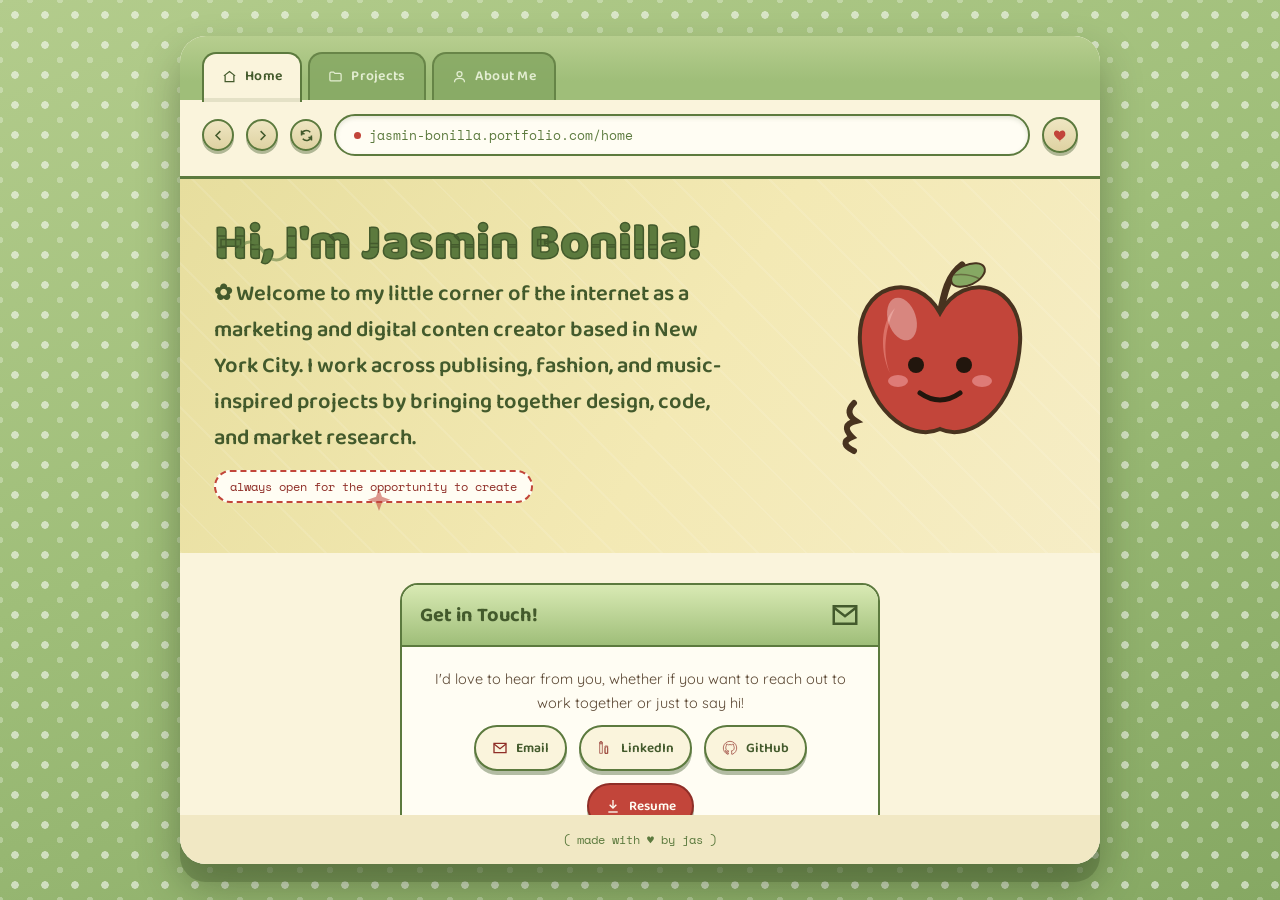
<file: index.html>
<!DOCTYPE html>
<html lang="en">
<head>
<meta charset="UTF-8">
<meta name="viewport" content="width=device-width, initial-scale=1.0">
<title>Jasmin Bonilla — Portfolio</title>
<link rel="preconnect" href="https://fonts.googleapis.com">
<link href="https://fonts.googleapis.com/css2?family=Baloo+2:wght@500;600;700;800&family=Quicksand:wght@400;500;600;700&family=Space+Mono:wght@400;700&display=swap" rel="stylesheet">
<link rel="stylesheet" href="styles.css">
</head>
<body>

<div class="frame">

  <!-- TABS -->
  <nav class="tabbar" id="tabbar">
    <button class="tab active" data-tab="home">
      <svg viewBox="0 0 24 24" fill="none" stroke="currentColor" stroke-width="2"><path d="M3 11l9-7 9 7"/><path d="M5 10v10h14V10"/></svg>
      Home
    </button>
    <button class="tab" data-tab="projects">
      <svg viewBox="0 0 24 24" fill="none" stroke="currentColor" stroke-width="2"><path d="M3 7a2 2 0 012-2h4l2 2h8a2 2 0 012 2v8a2 2 0 01-2 2H5a2 2 0 01-2-2V7z"/></svg>
      Projects
    </button>
    <button class="tab" data-tab="about">
      <svg viewBox="0 0 24 24" fill="none" stroke="currentColor" stroke-width="2"><circle cx="12" cy="8" r="4"/><path d="M4 21c0-4 4-6 8-6s8 2 8 6"/></svg>
      About Me
    </button>
  </nav>

  <!-- URL BAR -->
  <div class="urlbar-row">
    <div class="nav-icon"><svg viewBox="0 0 24 24" fill="none" stroke-width="2.4"><path d="M15 5l-7 7 7 7"/></svg></div>
    <div class="nav-icon"><svg viewBox="0 0 24 24" fill="none" stroke-width="2.4"><path d="M9 5l7 7-7 7"/></svg></div>
    <div class="nav-icon"><svg viewBox="0 0 24 24" fill="none" stroke-width="2.4"><path d="M4 12a8 8 0 0114-5.3M20 12a8 8 0 01-14 5.3M4 4v5h5M20 20v-5h-5"/></svg></div>
    <div class="urlpill"><span class="dot"></span><span id="url-text">jasmin-bonilla.portfolio.com/home</span></div>
    <div class="fav"><svg viewBox="0 0 24 24"><path d="M12 21s-7-4.5-9.5-9C.5 8 2 4 6 4c2.2 0 3.6 1.3 4.5 2.7C11.4 5.3 12.8 4 15 4c4 0 5.5 4 4.5 8-2.5 4.5-9.5 9-9.5 9z"/></svg></div>
  </div>

  <div class="frame-body">
  <!-- ===================== HOME PANEL ===================== -->
  <div class="panel active" data-panel="home">
    <section class="hero">
      <svg class="hero-scribble" style="left:6%; top:14%; width:60px;" viewBox="0 0 60 40"><path d="M2 20 Q 15 2, 28 20 T 55 20" fill="none" stroke="#5C7A3E" stroke-width="3" stroke-linecap="round"/></svg>
      <svg class="hero-scribble" style="left:20%; bottom:10%; width:30px;" viewBox="0 0 24 24"><path d="M12 2l2.4 6.6L21 11l-6.6 2.4L12 20l-2.4-6.6L3 11l6.6-2.4z" fill="#C2453A"/></svg>
      <h1>Hi, I'm Jasmin Bonilla!</h1>
      <h2>✿ Welcome to my little corner of the internet as a marketing and digital conten creator based in New York City. I work across publising, fashion, and music-inspired projects by bringing together design, code, and market research.</h2>
      <span class="hero-tag">always open for the opportunity to create</span>

      <svg class="apple-guy" viewBox="0 0 200 220">
        <!-- stem -->
        <path d="M100 62 C 104 40, 108 22, 122 12" fill="none" stroke="#48331F" stroke-width="7" stroke-linecap="round"/>
        <!-- leaf -->
        <ellipse cx="128" cy="22" rx="18" ry="10" fill="#86A863" stroke="#48331F" stroke-width="2" transform="rotate(-25 128 22)"/>
        <path d="M114 22 Q128 20 140 26" fill="none" stroke="#48331F" stroke-width="1.5" opacity="0.5"/>
        <!-- apple body -->
        <path d="M100 60
                 C 76 16, 16 30, 20 90
                 C 24 156, 70 190, 100 176
                 C 130 190, 176 156, 180 90
                 C 184 30, 124 16, 100 60 Z"
              fill="#C2453A" stroke="#48331F" stroke-width="4"/>
        <!-- gloss / shine -->
        <path d="M55 55 C 45 75, 42 100, 50 120 C 40 100, 40 70, 55 55 Z" fill="#F0958A" opacity="0.55"/>
        <ellipse cx="62" cy="66" rx="14" ry="22" fill="#FFFFFF" opacity="0.35" transform="rotate(-18 62 66)"/>
        <!-- face -->
        <circle cx="76" cy="112" r="8" fill="#22160D"/>
        <circle cx="124" cy="112" r="8" fill="#22160D"/>
        <ellipse cx="58" cy="128" rx="10" ry="6" fill="#F0A0A0" opacity="0.6"/>
        <ellipse cx="142" cy="128" rx="10" ry="6" fill="#F0A0A0" opacity="0.6"/>
        <path d="M80 140 Q100 154 120 140" fill="none" stroke="#22160D" stroke-width="5" stroke-linecap="round"/>
        <!-- worm friend -->
        <path d="M14 150 Q4 160 16 168 Q0 172 12 184 Q-2 190 14 198" fill="none" stroke="#48331F" stroke-width="6" stroke-linecap="round"/>
      </svg>
    </section>

    <div class="contact-block">
      <div class="card contact-card">
        <div class="card-head">
          <h3>Get in Touch!</h3> 
          <svg class="icon" viewBox="0 0 24 24" fill="none" stroke="#435A2C" stroke-width="2"><path d="M3 5h18v14H3z"/><path d="M3 6l9 7 9-7"/></svg>
        </div>
        <div class="card-body" style="text-align:center;">
          <!--<span class="badge">Open to opportunities</span -->
          <p style="margin: 2px 0 10px;">I'd love to hear from you, whether if you want to reach out to work together or just to say hi!</p>
          <div class="contact-icons">
            <a href="mailto:bonillajasmin976@gmail.com">
              <svg viewBox="0 0 24 24" stroke-width="2"><path d="M3 5h18v14H3z"/><path d="M3 6l9 7 9-7"/></svg>
              Email
            </a>
            <a href="https://www.linkedin.com/in/jasmindaliabonilla/" target="_blank" rel="noopener">
              <svg viewBox="0 0 24 24"><path d="M4 4h4v16H4zM4 4a2 2 0 104 0 2 2 0 00-4 0zM12 9h4v11h-4zM12 13c0-3 4-4 4 0v7h-4z"/></svg>
              LinkedIn
            </a>
            <a href="https://github.com/jasminb976" target="_blank" rel="noopener">
              <svg viewBox="0 0 24 24"><path d="M12 2a10 10 0 00-3.16 19.5c.5.1.68-.22.68-.48v-1.7c-2.78.6-3.37-1.34-3.37-1.34-.46-1.16-1.11-1.47-1.11-1.47-.9-.62.07-.6.07-.6 1 .07 1.53 1.03 1.53 1.03.9 1.52 2.34 1.08 2.91.83.09-.65.35-1.08.63-1.33-2.22-.25-4.56-1.11-4.56-4.93 0-1.09.39-1.98 1.03-2.68-.1-.25-.45-1.27.1-2.65 0 0 .84-.27 2.75 1.02a9.6 9.6 0 015 0c1.91-1.3 2.75-1.02 2.75-1.02.55 1.38.2 2.4.1 2.65.64.7 1.03 1.59 1.03 2.68 0 3.83-2.34 4.68-4.57 4.92.36.31.68.92.68 1.85v2.74c0 .27.18.58.69.48A10 10 0 0012 2z"/></svg>
              GitHub
            </a>
            <a href="Resume.pdf" download class="resume-btn">
              <svg viewBox="0 0 24 24" fill="none" stroke-width="2"><path d="M12 3v12"/><path d="M7 10l5 5 5-5"/><path d="M5 21h14"/></svg>
            Resume
            </a>
          </div>
        </div>
      </div>
    </div>
  </div>

  <!-- ===================== PROJECTS PANEL ===================== -->
  <div class="panel" data-panel="projects">
    <div class="projects-intro">
      <h2>Selected Works</h2>
      <p>Click any project below to open its case study in a new tab.</p>
    </div>

    <div class="section-title">
      <span class="cat-dot" style="background:var(--apple-red);"></span>
      <h3>Campaigns &amp; Launches</h3>
      <div class="line"></div>
    </div>
    <div class="portfolio-grid">
      <div class="tile" data-project="orchard-cafe">
        <svg class="folder" viewBox="0 0 48 48"><path d="M4 12a3 3 0 013-3h10l4 4h20a3 3 0 013 3v22a3 3 0 01-3 3H7a3 3 0 01-3-3z" fill="#F3E29B" stroke="#5C7A3E" stroke-width="2"/><rect x="4" y="16" width="40" height="4" fill="#E7D584"/></svg>
        <h4>Orchard Café Microsite</h4>
        <p>Launch microsite &amp; brand identity for a neighborhood coffee shop</p>
      </div>
      <div class="tile" data-project="sundrop-rebrand">
        <svg class="folder" viewBox="0 0 48 48"><path d="M4 12a3 3 0 013-3h10l4 4h20a3 3 0 013 3v22a3 3 0 01-3 3H7a3 3 0 01-3-3z" fill="#F3E29B" stroke="#5C7A3E" stroke-width="2"/><rect x="4" y="16" width="40" height="4" fill="#E7D584"/></svg>
        <h4>Sundrop Market Microsite</h4>
        <p>Rebrand microsite for a local farmers market</p>
      </div>
      <div class="tile" data-project="honeydew-drop">
        <svg class="folder" viewBox="0 0 48 48"><path d="M4 12a3 3 0 013-3h10l4 4h20a3 3 0 013 3v22a3 3 0 01-3 3H7a3 3 0 01-3-3z" fill="#F3E29B" stroke="#5C7A3E" stroke-width="2"/><rect x="4" y="16" width="40" height="4" fill="#E7D584"/></svg>
        <h4>Honeydew Microsite</h4>
        <p>Product drop microsite &amp; merch launch campaign</p>
      </div>
    </div>

    <div class="section-title">
      <span class="cat-dot" style="background:#D8A63D;"></span>
      <h3>Editorial &amp; Content</h3>
      <div class="line"></div>
    </div>
    <div class="portfolio-grid">
      <div class="tile" data-project="moss-meadow-zine">
        <svg class="folder" viewBox="0 0 48 48"><path d="M4 12a3 3 0 013-3h10l4 4h20a3 3 0 013 3v22a3 3 0 01-3 3H7a3 3 0 01-3-3z" fill="#F3E29B" stroke="#5C7A3E" stroke-width="2"/><rect x="4" y="16" width="40" height="4" fill="#E7D584"/></svg>
        <h4>Moss &amp; Meadow Zine</h4>
        <p>Editorial illustration series for an indie print zine</p>
      </div>
      <div class="tile" data-project="wildflower-zine">
        <svg class="folder" viewBox="0 0 48 48"><path d="M4 12a3 3 0 013-3h10l4 4h20a3 3 0 013 3v22a3 3 0 01-3 3H7a3 3 0 01-3-3z" fill="#F3E29B" stroke="#5C7A3E" stroke-width="2"/><rect x="4" y="16" width="40" height="4" fill="#E7D584"/></svg>
        <h4>Wildflower Zine</h4>
        <p>Interactive digital zine, published as a live website</p>
      </div>
    </div>

    <div class="section-title">
      <span class="cat-dot" style="background:var(--sage-dark);"></span>
      <h3>Strategy &amp; Research</h3>
      <div class="line"></div>
    </div>
    <div class="portfolio-grid portfolio-grid-last">
      <div class="tile" data-project="case-study-breakdown">
        <svg class="folder" viewBox="0 0 48 48"><path d="M4 12a3 3 0 013-3h10l4 4h20a3 3 0 013 3v22a3 3 0 01-3 3H7a3 3 0 01-3-3z" fill="#F3E29B" stroke="#5C7A3E" stroke-width="2"/><rect x="4" y="16" width="40" height="4" fill="#E7D584"/></svg>
        <h4>Case Study Breakdown</h4>
        <p>A guided breakdown &amp; analysis of a real marketing case study</p>
      </div>
      <div class="tile" data-project="analytics-dashboard">
        <svg class="folder" viewBox="0 0 48 48"><path d="M4 12a3 3 0 013-3h10l4 4h20a3 3 0 013 3v22a3 3 0 01-3 3H7a3 3 0 01-3-3z" fill="#F3E29B" stroke="#5C7A3E" stroke-width="2"/><rect x="4" y="16" width="40" height="4" fill="#E7D584"/></svg>
        <h4>Analytics Dashboard</h4>
        <p>Campaign performance dashboard &amp; reporting system</p>
      </div>
      <div class="tile" data-project="market-research-presentation">
        <svg class="folder" viewBox="0 0 48 48"><path d="M4 12a3 3 0 013-3h10l4 4h20a3 3 0 013 3v22a3 3 0 01-3 3H7a3 3 0 01-3-3z" fill="#F3E29B" stroke="#5C7A3E" stroke-width="2"/><rect x="4" y="16" width="40" height="4" fill="#E7D584"/></svg>
        <h4>Baruch Writing Center</h4>
        <p>Client-facing market research deck from marketing &amp outreach internship</p>
      </div>
    </div>
  </div>

  <!-- ===================== ABOUT PANEL ===================== -->
  <div class="panel" data-panel="about">
    <div class="cards about-cards">
      <div class="card">
        <div class="card-head">
          <h3>About Me!</h3>
          <svg class="icon" viewBox="0 0 24 24" fill="none" stroke="#435A2C" stroke-width="2"><circle cx="12" cy="8" r="4"/><path d="M4 21c0-4 4-6 8-6s8 2 8 6"/></svg>
        </div>
        <div class="card-body">
          <span class="badge">ReadME</span><br>
          I'm <b>Jasmin Bonilla</b>, a marketing and digital creator with a background in media studies, market research, and web development. My work spans through campaign microsites, editorial zines, brand strategy, and data-driven research which are built through self-directed projects, an internship in outreach and marketing, and a Minor in Computer Science that taught me to think in systems as much as stories. I've explored roles across content strategy, publicity, and digital design, contributing to everything from coded campaign pages and press pitch packages to fully designed print zines and analytics dashboards. I'm currently seeking my first full-time role in marketing or content, bringing genuine curiosity, technical range, and a strong point of view to every project I touch.
        </div>
      </div>

      <div class="card">
        <div class="card-head">
          <h3>Skills &amp; Platforms</h3>
          <svg class="icon" viewBox="0 0 24 24" fill="none" stroke="#435A2C" stroke-width="2"><path d="M4 6h16M4 12h16M4 18h10"/></svg>
        </div>
        <div class="card-body">
          <div class="pill-group">
            <span class="pill">Figma</span>
            <span class="pill">Canva</span>
            <span class="pill">Adobe Illustrator</span>
            <span class="pill">Adobe Photoshop</span>
            <span class="pill">Adobe InDesign</span>
            <span class="pill">Editorial Design</span>
            <span class="pill">VS Code</span>
            <span class="pill">Github</span>
            <span class="pill">HTML &amp; CSS</span>
            <span class="pill">JavaScript</span>
            <span class="pill">Market Research</span>
            <span class="pill">Competitive Analysis</span>
            <span class="pill">Publicity &amp Pitching</span>
            <span class="pill">Microsoft Office 365</span>
            <span class="pill">Google Workspace</span>
            <span class="pill">Native Spanish</span>
            <span class="pill">Conversational French</span>
          </div>
        </div>
      </div>
    </div>

    <div class="section-title" style="margin-top:8px;">
      <h3>✎ Certificates</h3>
      <div class="line"></div>
    </div>

    <div class="cert-list">
      <div class="cert-item">
        <svg class="cert-icon" viewBox="0 0 24 24" fill="none" stroke="#8F2E27" stroke-width="2"><path d="M12 15l-5.5 5 1-7-5-4.5 7-.5L12 1l2.5 7 7 .5-5 4.5 1 7z"/></svg>
        <div>
          <h4>Google UX Design Certificate</h4>
          <p>Google · 2024</p>
        </div>
      </div>
      <div class="cert-item">
        <svg class="cert-icon" viewBox="0 0 24 24" fill="none" stroke="#8F2E27" stroke-width="2"><path d="M12 15l-5.5 5 1-7-5-4.5 7-.5L12 1l2.5 7 7 .5-5 4.5 1 7z"/></svg>
        <div>
          <h4>Content Marketing Certification</h4>
          <p>HubSpot Academy · 2023</p>
        </div>
      </div>
      <div class="cert-item">
        <svg class="cert-icon" viewBox="0 0 24 24" fill="none" stroke="#8F2E27" stroke-width="2"><path d="M12 15l-5.5 5 1-7-5-4.5 7-.5L12 1l2.5 7 7 .5-5 4.5 1 7z"/></svg>
        <div>
          <h4>Certified Scrum Product Owner</h4>
          <p>Scrum.org · 2022</p>
        </div>
      </div>
    </div>
  </div>

  <!-- ===================== DYNAMIC PROJECT PANELS INJECT HERE ===================== -->
  <div id="dynamicPanels"></div>
</div>
  <footer>( made with ♥ by jas )</footer>

</div>

<script src="script.js"></script>
</body>
</html>
</file>
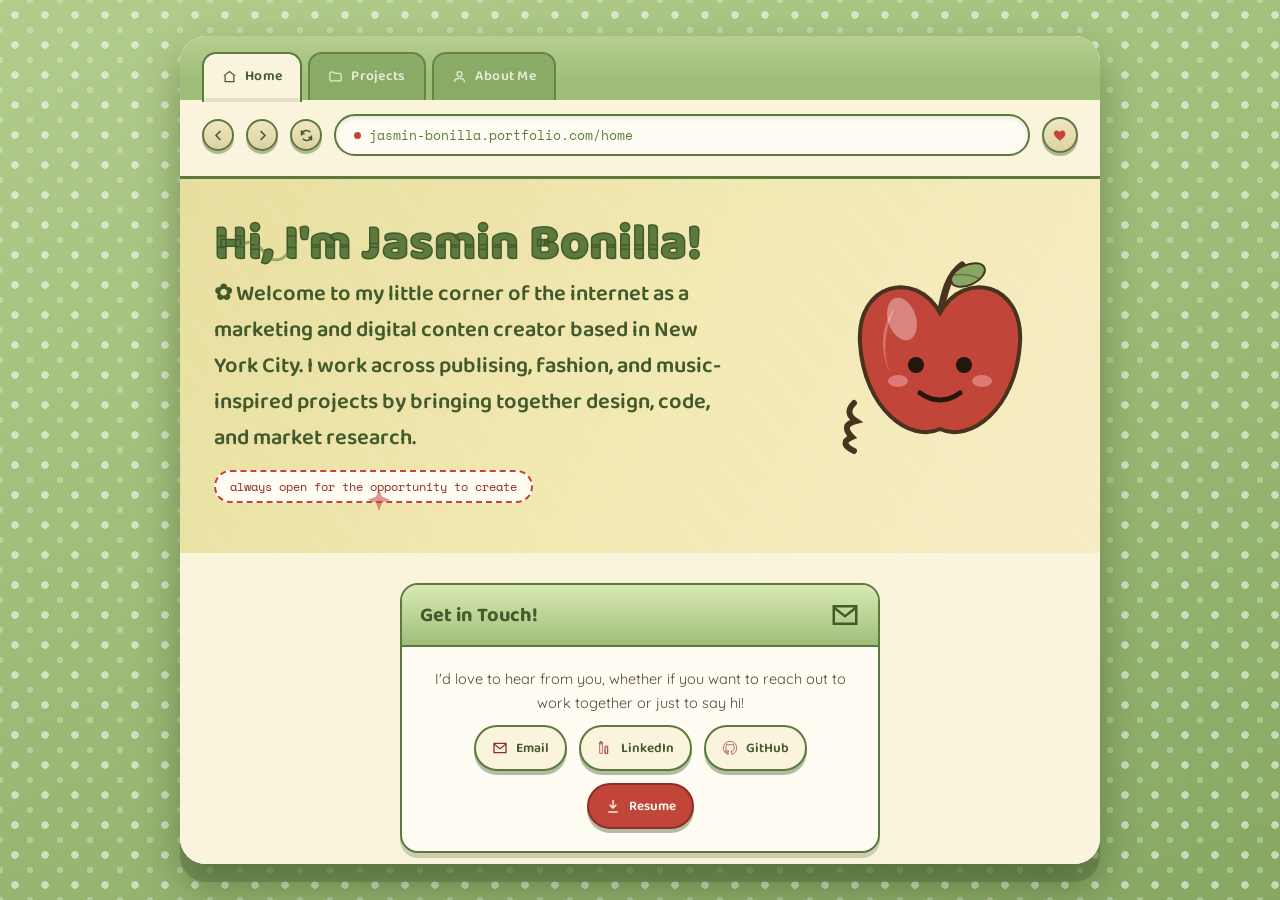
<file: landing.html>
<!DOCTYPE html>
<html lang="en">
<head>
<meta charset="UTF-8">
<meta name="viewport" content="width=device-width, initial-scale=1.0">
<title>Jasmin Bonilla — Portfolio</title>
<link rel="preconnect" href="https://fonts.googleapis.com">
<link href="https://fonts.googleapis.com/css2?family=Baloo+2:wght@500;600;700;800&family=Quicksand:wght@400;500;600;700&family=Space+Mono:wght@400;700&display=swap" rel="stylesheet">
<link rel="stylesheet" href="styles.css">
</head>
<body>

<div class="frame">

  <!-- TABS -->
  <nav class="tabbar" id="tabbar">
    <button class="tab active" data-tab="home">
      <svg viewBox="0 0 24 24" fill="none" stroke="currentColor" stroke-width="2"><path d="M3 11l9-7 9 7"/><path d="M5 10v10h14V10"/></svg>
      Home
    </button>
    <button class="tab" data-tab="projects">
      <svg viewBox="0 0 24 24" fill="none" stroke="currentColor" stroke-width="2"><path d="M3 7a2 2 0 012-2h4l2 2h8a2 2 0 012 2v8a2 2 0 01-2 2H5a2 2 0 01-2-2V7z"/></svg>
      Projects
    </button>
    <button class="tab" data-tab="about">
      <svg viewBox="0 0 24 24" fill="none" stroke="currentColor" stroke-width="2"><circle cx="12" cy="8" r="4"/><path d="M4 21c0-4 4-6 8-6s8 2 8 6"/></svg>
      About Me
    </button>
  </nav>

  <!-- URL BAR -->
  <div class="urlbar-row">
    <div class="nav-icon"><svg viewBox="0 0 24 24" fill="none" stroke-width="2.4"><path d="M15 5l-7 7 7 7"/></svg></div>
    <div class="nav-icon"><svg viewBox="0 0 24 24" fill="none" stroke-width="2.4"><path d="M9 5l7 7-7 7"/></svg></div>
    <div class="nav-icon"><svg viewBox="0 0 24 24" fill="none" stroke-width="2.4"><path d="M4 12a8 8 0 0114-5.3M20 12a8 8 0 01-14 5.3M4 4v5h5M20 20v-5h-5"/></svg></div>
    <div class="urlpill"><span class="dot"></span><span id="url-text">jasmin-bonilla.portfolio.com/home</span></div>
    <div class="fav"><svg viewBox="0 0 24 24"><path d="M12 21s-7-4.5-9.5-9C.5 8 2 4 6 4c2.2 0 3.6 1.3 4.5 2.7C11.4 5.3 12.8 4 15 4c4 0 5.5 4 4.5 8-2.5 4.5-9.5 9-9.5 9z"/></svg></div>
  </div>

  <!-- ===================== HOME PANEL ===================== -->
  <div class="panel active" data-panel="home">
    <section class="hero">
      <svg class="hero-scribble" style="left:6%; top:14%; width:60px;" viewBox="0 0 60 40"><path d="M2 20 Q 15 2, 28 20 T 55 20" fill="none" stroke="#5C7A3E" stroke-width="3" stroke-linecap="round"/></svg>
      <svg class="hero-scribble" style="left:20%; bottom:10%; width:30px;" viewBox="0 0 24 24"><path d="M12 2l2.4 6.6L21 11l-6.6 2.4L12 20l-2.4-6.6L3 11l6.6-2.4z" fill="#C2453A"/></svg>
      <h1>Hi, I'm Jasmin Bonilla!</h1>
      <h2>✿ Welcome to my little corner of the internet as a marketing and digital conten creator based in New York City. I work across publising, fashion, and music-inspired projects by bringing together design, code, and market research.</h2>
      <span class="hero-tag">always open for the opportunity to create</span>

      <svg class="apple-guy" viewBox="0 0 200 220">
        <!-- stem -->
        <path d="M100 62 C 104 40, 108 22, 122 12" fill="none" stroke="#48331F" stroke-width="7" stroke-linecap="round"/>
        <!-- leaf -->
        <ellipse cx="128" cy="22" rx="18" ry="10" fill="#86A863" stroke="#48331F" stroke-width="2" transform="rotate(-25 128 22)"/>
        <path d="M114 22 Q128 20 140 26" fill="none" stroke="#48331F" stroke-width="1.5" opacity="0.5"/>
        <!-- apple body -->
        <path d="M100 60
                 C 76 16, 16 30, 20 90
                 C 24 156, 70 190, 100 176
                 C 130 190, 176 156, 180 90
                 C 184 30, 124 16, 100 60 Z"
              fill="#C2453A" stroke="#48331F" stroke-width="4"/>
        <!-- gloss / shine -->
        <path d="M55 55 C 45 75, 42 100, 50 120 C 40 100, 40 70, 55 55 Z" fill="#F0958A" opacity="0.55"/>
        <ellipse cx="62" cy="66" rx="14" ry="22" fill="#FFFFFF" opacity="0.35" transform="rotate(-18 62 66)"/>
        <!-- face -->
        <circle cx="76" cy="112" r="8" fill="#22160D"/>
        <circle cx="124" cy="112" r="8" fill="#22160D"/>
        <ellipse cx="58" cy="128" rx="10" ry="6" fill="#F0A0A0" opacity="0.6"/>
        <ellipse cx="142" cy="128" rx="10" ry="6" fill="#F0A0A0" opacity="0.6"/>
        <path d="M80 140 Q100 154 120 140" fill="none" stroke="#22160D" stroke-width="5" stroke-linecap="round"/>
        <!-- worm friend -->
        <path d="M14 150 Q4 160 16 168 Q0 172 12 184 Q-2 190 14 198" fill="none" stroke="#48331F" stroke-width="6" stroke-linecap="round"/>
      </svg>
    </section>

    <div class="contact-block">
      <div class="card contact-card">
        <div class="card-head">
          <h3>Get in Touch!</h3> 
          <svg class="icon" viewBox="0 0 24 24" fill="none" stroke="#435A2C" stroke-width="2"><path d="M3 5h18v14H3z"/><path d="M3 6l9 7 9-7"/></svg>
        </div>
        <div class="card-body" style="text-align:center;">
          <!--<span class="badge">Open to opportunities</span -->
          <p style="margin: 2px 0 10px;">I'd love to hear from you, whether if you want to reach out to work together or just to say hi!</p>
          <div class="contact-icons">
            <a href="mailto:bonillajasmin976@gmail.com">
              <svg viewBox="0 0 24 24" stroke-width="2"><path d="M3 5h18v14H3z"/><path d="M3 6l9 7 9-7"/></svg>
              Email
            </a>
            <a href="https://www.linkedin.com/in/jasmindaliabonilla/" target="_blank" rel="noopener">
              <svg viewBox="0 0 24 24"><path d="M4 4h4v16H4zM4 4a2 2 0 104 0 2 2 0 00-4 0zM12 9h4v11h-4zM12 13c0-3 4-4 4 0v7h-4z"/></svg>
              LinkedIn
            </a>
            <a href="https://github.com/jasminb976" target="_blank" rel="noopener">
              <svg viewBox="0 0 24 24"><path d="M12 2a10 10 0 00-3.16 19.5c.5.1.68-.22.68-.48v-1.7c-2.78.6-3.37-1.34-3.37-1.34-.46-1.16-1.11-1.47-1.11-1.47-.9-.62.07-.6.07-.6 1 .07 1.53 1.03 1.53 1.03.9 1.52 2.34 1.08 2.91.83.09-.65.35-1.08.63-1.33-2.22-.25-4.56-1.11-4.56-4.93 0-1.09.39-1.98 1.03-2.68-.1-.25-.45-1.27.1-2.65 0 0 .84-.27 2.75 1.02a9.6 9.6 0 015 0c1.91-1.3 2.75-1.02 2.75-1.02.55 1.38.2 2.4.1 2.65.64.7 1.03 1.59 1.03 2.68 0 3.83-2.34 4.68-4.57 4.92.36.31.68.92.68 1.85v2.74c0 .27.18.58.69.48A10 10 0 0012 2z"/></svg>
              GitHub
            </a>
            <a href="Resume.pdf" download class="resume-btn">
              <svg viewBox="0 0 24 24" fill="none" stroke-width="2"><path d="M12 3v12"/><path d="M7 10l5 5 5-5"/><path d="M5 21h14"/></svg>
            Resume
            </a>
          </div>
        </div>
      </div>
    </div>
  </div>

  <!-- ===================== PROJECTS PANEL ===================== -->
  <div class="panel" data-panel="projects">
    <div class="projects-intro">
      <h2>Selected Works</h2>
      <p>Click any project below to open its case study in a new tab.</p>
    </div>

    <div class="section-title">
      <span class="cat-dot" style="background:var(--apple-red);"></span>
      <h3>Campaigns &amp; Launches</h3>
      <div class="line"></div>
    </div>
    <div class="portfolio-grid">
      <div class="tile" data-project="orchard-cafe">
        <svg class="folder" viewBox="0 0 48 48"><path d="M4 12a3 3 0 013-3h10l4 4h20a3 3 0 013 3v22a3 3 0 01-3 3H7a3 3 0 01-3-3z" fill="#F3E29B" stroke="#5C7A3E" stroke-width="2"/><rect x="4" y="16" width="40" height="4" fill="#E7D584"/></svg>
        <h4>Orchard Café Microsite</h4>
        <p>Launch microsite &amp; brand identity for a neighborhood coffee shop</p>
      </div>
      <div class="tile" data-project="sundrop-rebrand">
        <svg class="folder" viewBox="0 0 48 48"><path d="M4 12a3 3 0 013-3h10l4 4h20a3 3 0 013 3v22a3 3 0 01-3 3H7a3 3 0 01-3-3z" fill="#F3E29B" stroke="#5C7A3E" stroke-width="2"/><rect x="4" y="16" width="40" height="4" fill="#E7D584"/></svg>
        <h4>Sundrop Market Microsite</h4>
        <p>Rebrand microsite for a local farmers market</p>
      </div>
      <div class="tile" data-project="honeydew-drop">
        <svg class="folder" viewBox="0 0 48 48"><path d="M4 12a3 3 0 013-3h10l4 4h20a3 3 0 013 3v22a3 3 0 01-3 3H7a3 3 0 01-3-3z" fill="#F3E29B" stroke="#5C7A3E" stroke-width="2"/><rect x="4" y="16" width="40" height="4" fill="#E7D584"/></svg>
        <h4>Honeydew Microsite</h4>
        <p>Product drop microsite &amp; merch launch campaign</p>
      </div>
    </div>

    <div class="section-title">
      <span class="cat-dot" style="background:#D8A63D;"></span>
      <h3>Editorial &amp; Content</h3>
      <div class="line"></div>
    </div>
    <div class="portfolio-grid">
      <div class="tile" data-project="moss-meadow-zine">
        <svg class="folder" viewBox="0 0 48 48"><path d="M4 12a3 3 0 013-3h10l4 4h20a3 3 0 013 3v22a3 3 0 01-3 3H7a3 3 0 01-3-3z" fill="#F3E29B" stroke="#5C7A3E" stroke-width="2"/><rect x="4" y="16" width="40" height="4" fill="#E7D584"/></svg>
        <h4>Moss &amp; Meadow Zine</h4>
        <p>Editorial illustration series for an indie print zine</p>
      </div>
      <div class="tile" data-project="wildflower-zine">
        <svg class="folder" viewBox="0 0 48 48"><path d="M4 12a3 3 0 013-3h10l4 4h20a3 3 0 013 3v22a3 3 0 01-3 3H7a3 3 0 01-3-3z" fill="#F3E29B" stroke="#5C7A3E" stroke-width="2"/><rect x="4" y="16" width="40" height="4" fill="#E7D584"/></svg>
        <h4>Wildflower Zine</h4>
        <p>Interactive digital zine, published as a live website</p>
      </div>
    </div>

    <div class="section-title">
      <span class="cat-dot" style="background:var(--sage-dark);"></span>
      <h3>Strategy &amp; Research</h3>
      <div class="line"></div>
    </div>
    <div class="portfolio-grid portfolio-grid-last">
      <div class="tile" data-project="case-study-breakdown">
        <svg class="folder" viewBox="0 0 48 48"><path d="M4 12a3 3 0 013-3h10l4 4h20a3 3 0 013 3v22a3 3 0 01-3 3H7a3 3 0 01-3-3z" fill="#F3E29B" stroke="#5C7A3E" stroke-width="2"/><rect x="4" y="16" width="40" height="4" fill="#E7D584"/></svg>
        <h4>Case Study Breakdown</h4>
        <p>A guided breakdown &amp; analysis of a real marketing case study</p>
      </div>
      <div class="tile" data-project="analytics-dashboard">
        <svg class="folder" viewBox="0 0 48 48"><path d="M4 12a3 3 0 013-3h10l4 4h20a3 3 0 013 3v22a3 3 0 01-3 3H7a3 3 0 01-3-3z" fill="#F3E29B" stroke="#5C7A3E" stroke-width="2"/><rect x="4" y="16" width="40" height="4" fill="#E7D584"/></svg>
        <h4>Analytics Dashboard</h4>
        <p>Campaign performance dashboard &amp; reporting system</p>
      </div>
      <div class="tile" data-project="market-research-presentation">
        <svg class="folder" viewBox="0 0 48 48"><path d="M4 12a3 3 0 013-3h10l4 4h20a3 3 0 013 3v22a3 3 0 01-3 3H7a3 3 0 01-3-3z" fill="#F3E29B" stroke="#5C7A3E" stroke-width="2"/><rect x="4" y="16" width="40" height="4" fill="#E7D584"/></svg>
        <h4>Baruch Writing Center</h4>
        <p>Client-facing market research deck from marketing &amp outreach internship</p>
      </div>
    </div>
  </div>

  <!-- ===================== ABOUT PANEL ===================== -->
  <div class="panel" data-panel="about">
    <div class="cards about-cards">
      <div class="card">
        <div class="card-head">
          <h3>About Me!</h3>
          <svg class="icon" viewBox="0 0 24 24" fill="none" stroke="#435A2C" stroke-width="2"><circle cx="12" cy="8" r="4"/><path d="M4 21c0-4 4-6 8-6s8 2 8 6"/></svg>
        </div>
        <div class="card-body">
          <span class="badge">ReadME</span><br>
          I'm <b>Jasmin Bonilla</b>, a marketing and digital creator with a background in media studies, market research, and web development. My work spans through campaign microsites, editorial zines, brand strategy, and data-driven research which are built through self-directed projects, an internship in outreach and marketing, and a Minor in Computer Science that taught me to think in systems as much as stories. I've explored roles across content strategy, publicity, and digital design, contributing to everything from coded campaign pages and press pitch packages to fully designed print zines and analytics dashboards. I'm currently seeking my first full-time role in marketing or content, bringing genuine curiosity, technical range, and a strong point of view to every project I touch.
        </div>
      </div>

      <div class="card">
        <div class="card-head">
          <h3>Skills &amp; Platforms</h3>
          <svg class="icon" viewBox="0 0 24 24" fill="none" stroke="#435A2C" stroke-width="2"><path d="M4 6h16M4 12h16M4 18h10"/></svg>
        </div>
        <div class="card-body">
          <div class="pill-group">
            <span class="pill">Figma</span>
            <span class="pill">Canva</span>
            <span class="pill">Adobe Illustrator</span>
            <span class="pill">Adobe Photoshop</span>
            <span class="pill">Adobe InDesign</span>
            <span class="pill">Editorial Design</span>
            <span class="pill">VS Code</span>
            <span class="pill">Github</span>
            <span class="pill">HTML &amp; CSS</span>
            <span class="pill">JavaScript</span>
            <span class="pill">Market Research</span>
            <span class="pill">Competitive Analysis</span>
            <span class="pill">Publicity &amp Pitching</span>
            <span class="pill">Microsoft Office 365</span>
            <span class="pill">Google Workspace</span>
            <span class="pill">Native Spanish</span>
            <span class="pill">Conversational French</span>
          </div>
        </div>
      </div>
    </div>

    <div class="section-title" style="margin-top:8px;">
      <h3>✎ Certificates</h3>
      <div class="line"></div>
    </div>

    <div class="cert-list">
      <div class="cert-item">
        <svg class="cert-icon" viewBox="0 0 24 24" fill="none" stroke="#8F2E27" stroke-width="2"><path d="M12 15l-5.5 5 1-7-5-4.5 7-.5L12 1l2.5 7 7 .5-5 4.5 1 7z"/></svg>
        <div>
          <h4>Google UX Design Certificate</h4>
          <p>Google · 2024</p>
        </div>
      </div>
      <div class="cert-item">
        <svg class="cert-icon" viewBox="0 0 24 24" fill="none" stroke="#8F2E27" stroke-width="2"><path d="M12 15l-5.5 5 1-7-5-4.5 7-.5L12 1l2.5 7 7 .5-5 4.5 1 7z"/></svg>
        <div>
          <h4>Content Marketing Certification</h4>
          <p>HubSpot Academy · 2023</p>
        </div>
      </div>
      <div class="cert-item">
        <svg class="cert-icon" viewBox="0 0 24 24" fill="none" stroke="#8F2E27" stroke-width="2"><path d="M12 15l-5.5 5 1-7-5-4.5 7-.5L12 1l2.5 7 7 .5-5 4.5 1 7z"/></svg>
        <div>
          <h4>Certified Scrum Product Owner</h4>
          <p>Scrum.org · 2022</p>
        </div>
      </div>
    </div>
  </div>

  <!-- ===================== DYNAMIC PROJECT PANELS INJECT HERE ===================== -->
  <div id="dynamicPanels"></div>

  <footer>( made with ♥ by jas )</footer>

</div>

<script src="script.js"></script>
</body>
</html>
</file>
<file: styles.css>
:root{
  --cream: #FAF4DC;
  --cream-deep: #F1E8C4;
  --sage: #9FBE79;
  --sage-mid: #86A863;
  --sage-dark: #5C7A3E;
  --olive: #435A2C;
  --apple-red: #C2453A;
  --apple-red-dark: #8F2E27;
  --butter: #F3E29B;
  --brown: #48331F;
  --mint: #D9EAB4;
  --paper: #FFFDF3;
  --gold: #D8A63D;
}

html{ height:100%; }
*{box-sizing:border-box;}
body{
  margin:0;
  font-family:'Quicksand', sans-serif;
  background-color: #9FBE79;
  background-image:
    radial-gradient(circle, rgba(255,255,255,0.55) 3.5px, transparent 4px),
    radial-gradient(circle, rgba(255,255,255,0.28) 3px, transparent 3.5px),
    linear-gradient(160deg, #B3CC8C 0%, #9FBE79 45%, #86A863 100%);
  background-size: 30px 30px, 30px 30px, 100% 100%;
  background-position: 0 0, 15px 15px, 0 0;
  background-repeat: repeat, repeat, no-repeat;
  color:var(--brown);
  height:100vh;
  overflow:hidden;
  display:flex;
  align-items:center;
  justify-content:center;
  padding: 22px 14px;
}

.frame{
  display:flex;
  flex-direction:column;
  width:100%;
  max-width: 920px;
  height: min(860px, 92vh);
  border-radius: 26px;
  overflow: hidden;
  background: var(--cream);
  box-shadow:
    0 0 0 3px rgba(255,255,255,0.5) inset,
    0 18px 0 rgba(67,90,44,0.35),
    0 22px 40px rgba(30,40,15,0.35);
}

.tabbar, .urlbar-row, footer{ flex-shrink:0; }

.frame-body{
  flex:1;
  overflow-y:auto;
  min-height:0;
}
.frame-body::-webkit-scrollbar{ width:10px; }
.frame-body::-webkit-scrollbar-track{ background:var(--cream); }
.frame-body::-webkit-scrollbar-thumb{ background:var(--sage-dark); border-radius:10px; }

/* ---------- TOP TAB NAV (real browser tabs) ---------- */
.tabbar{
  display:flex;
  align-items:flex-end;
  flex-wrap: wrap;
  row-gap: 8px;
  gap:6px;
  padding: 16px 22px 0;
  background: linear-gradient(180deg, #B7CE8F, #9FBE79 70%);
}
.tab{
  position:relative;
  display:flex;
  align-items:center;
  gap:8px;
  padding: 11px 18px 13px;
  background: #86A863;
  border: 2px solid var(--sage-dark);
  border-bottom: none;
  border-radius: 14px 14px 0 0;
  font-family:'Baloo 2', sans-serif;
  font-weight:600;
  font-size: 14px;
  color: #EFF6E1;
  cursor:pointer;
  letter-spacing: 0.3px;
  transition: all .15s ease;
  opacity: 0.85;
  flex-shrink:0;
  white-space:nowrap;
}
.tab svg{ width:15px; height:15px; flex-shrink:0; }
.tab:hover{ opacity:1; transform: translateY(-1px); }
.tab.active{
  background: var(--cream);
  color: var(--olive);
  opacity:1;
  padding-bottom: 15px;
  margin-bottom: -2px;
  box-shadow: 0 -4px 0 rgba(67,90,44,0.12) inset;
}
.tab-close{
  width:16px; height:16px;
  display:flex; align-items:center; justify-content:center;
  border-radius:50%;
  margin-left:2px;
  color: inherit;
  opacity:0.7;
  flex-shrink:0;
}
.tab-close:hover{ background: rgba(0,0,0,0.15); opacity:1; }
.tab-close svg{ width:10px; height:10px; }

/* ---------- URL BAR ---------- */
.urlbar-row{
  display:flex;
  align-items:center;
  gap:12px;
  padding: 14px 22px 20px;
  background: var(--cream);
  border-bottom: 3px solid var(--sage-dark);
}
.nav-icon{
  width:32px; height:32px;
  display:flex; align-items:center; justify-content:center;
  background: linear-gradient(180deg,#EFE6C2,#DED2A2);
  border:2px solid var(--sage-dark);
  border-radius:50%;
  box-shadow: 0 3px 0 rgba(67,90,44,0.4);
  flex-shrink:0;
  cursor:default;
}
.nav-icon svg{ width:15px; height:15px; stroke:var(--olive); }
.urlpill{
  flex:1;
  display:flex;
  align-items:center;
  gap:8px;
  background: var(--paper);
  border: 2px solid var(--sage-dark);
  border-radius: 999px;
  padding: 9px 18px;
  font-family:'Space Mono', monospace;
  font-size: 13px;
  color: var(--sage-dark);
  box-shadow: inset 0 2px 4px rgba(67,90,44,0.15);
  min-width: 0;
  overflow:hidden;
  white-space:nowrap;
  text-overflow:ellipsis;
}
.urlpill .dot{ width:7px; height:7px; border-radius:50%; background:var(--apple-red); flex-shrink:0; }
.fav{
  width:36px; height:36px;
  background: linear-gradient(180deg,#EFE6C2,#DED2A2);
  border: 2px solid var(--sage-dark);
  border-radius:50%;
  display:flex; align-items:center; justify-content:center;
  box-shadow: 0 3px 0 rgba(67,90,44,0.4);
  flex-shrink:0;
}
.fav svg{ width:15px; height:15px; fill:var(--apple-red); }

/* ---------- PANELS ---------- */
.panel{ display:none; animation: fadeIn .25s ease; }
.panel.active{ display:block; }
@keyframes fadeIn{ from{ opacity:0; transform: translateY(6px);} to{ opacity:1; transform:none; } }

/* ---------- HERO ---------- */
.hero{
  position:relative;
  padding: 40px 34px 50px;
  background:
    repeating-linear-gradient(45deg, rgba(255,255,255,0.10) 0 2px, transparent 2px 34px),
    linear-gradient(120deg, #E7DE9E 0%, #F3E9B4 55%, #F6EDC6 100%);
  overflow:hidden;
}
.hero-scribble{ position:absolute; opacity:0.55; }
.hero h1{
  font-family:'Baloo 2', sans-serif;
  font-weight:800;
  font-size: clamp(34px, 6.5vw, 50px);
  color: var(--sage-dark);
  -webkit-text-stroke: 1.5px var(--olive);
  margin: 0 0 6px;
  line-height: 1.02;
}
.hero h2{
  font-family:'Baloo 2', sans-serif;
  font-weight:600;
  font-size: clamp(16px, 2.6vw, 22px);
  color: var(--olive);
  margin: 0;
  max-width: 60%;
}
.hero-tag{
  display:inline-block;
  margin-top:14px;
  font-family:'Space Mono', monospace;
  font-size:12px;
  background: var(--paper);
  border:2px dashed var(--apple-red);
  color: var(--apple-red-dark);
  padding: 6px 14px;
  border-radius: 999px;
}
.apple-guy{ position:absolute; right: 60px; bottom: 80px; width: 200px; }
@media (max-width:600px){
  .apple-guy{ width:110px; opacity:0.9; }
  .hero h2{ max-width:100%; }
}

/* ---------- CONTACT BLOCK (home) ---------- */
.contact-block{ padding: 30px 26px 36px; background: var(--cream); display:flex; justify-content:center; }
.contact-card{ max-width: 480px; width:100%; }

/* ---------- SHARED CARDS ---------- */
.cards{
  display:grid;
  grid-template-columns: 1fr 1fr;
  gap: 22px;
  padding: 26px 26px 8px;
  background: var(--cream);
}
@media (max-width:640px){ .cards{ grid-template-columns:1fr; } }

.card{
  background: var(--paper);
  border: 2px solid var(--sage-dark);
  border-radius: 18px;
  box-shadow: 0 5px 0 rgba(67,90,44,0.25);
  overflow:hidden;
}
.card-head{
  display:flex; align-items:center; justify-content:space-between;
  padding: 14px 18px;
  background: linear-gradient(180deg, var(--mint), var(--sage));
  border-bottom: 2px solid var(--sage-dark);
}
.card-head h3{ margin:0; font-family:'Baloo 2', sans-serif; font-size: 20px; color: var(--olive); }
.card-head .icon{ width:30px; height:30px; }
.card-body{ padding: 18px 20px 22px; font-size: 14.5px; line-height:1.65; color:#5A4632; }
.card-body b{ color:var(--olive); }
.badge{
  display:inline-block; font-family:'Space Mono', monospace; font-size:11px;
  background: var(--butter); border:1.5px solid var(--sage-dark); color: var(--brown);
  padding: 3px 9px; border-radius: 6px; margin-bottom:10px;
}

.contact-icons{ display:flex; justify-content:center; gap:12px; flex-wrap:wrap; }
.contact-icons a{
  display:flex; align-items:center; gap:8px; background: var(--cream);
  border: 2px solid var(--sage-dark); border-radius: 999px; padding: 10px 16px;
  font-family:'Baloo 2', sans-serif; font-weight:600; font-size:13.5px;
  color: var(--olive); text-decoration:none; box-shadow: 0 4px 0 rgba(67,90,44,0.4);
  transition: transform .15s ease;
}
.contact-icons a:hover{ transform: translateY(-2px); }
.contact-icons svg{ width:16px; height:16px; stroke:var(--apple-red-dark); fill:none; }
.contact-icons a.resume-btn{
  background: var(--apple-red);
  border-color: var(--apple-red-dark);
  color: var(--paper);
}
.contact-icons a.resume-btn svg{ stroke: var(--paper); }

/* ---------- ABOUT ---------- */
.about-cards{ padding-bottom:22px; }
.pill-group{ display:flex; flex-wrap:wrap; gap:9px; }
.pill{
  font-family:'Space Mono', monospace;
  font-size:12px;
  background: var(--mint);
  border: 1.5px solid var(--sage-dark);
  color: var(--olive);
  padding: 6px 12px;
  border-radius: 999px;
}
.cert-list{ padding: 0 26px 34px; display:flex; flex-direction:column; gap:12px; background: var(--cream); }
.cert-item{
  display:flex; align-items:center; gap:14px;
  background: var(--paper);
  border: 2px solid var(--sage-dark);
  border-radius: 14px;
  padding: 12px 16px;
  box-shadow: 0 4px 0 rgba(67,90,44,0.2);
}
.cert-icon{ width:26px; height:26px; flex-shrink:0; }
.cert-item h4{ margin:0 0 2px; font-family:'Baloo 2', sans-serif; font-size:14.5px; color: var(--olive); }
.cert-item p{ margin:0; font-size:12.5px; color:#6b5a44; }

/* ---------- PROJECTS LIST ---------- */
.projects-intro{ padding: 30px 26px 6px; background: var(--cream); }
.projects-intro h2{ font-family:'Baloo 2', sans-serif; font-size: 26px; color: var(--olive); margin:0 0 4px; }
.projects-intro p{ margin:0; font-size:13.5px; color:#6b5a44; }

.section-title{ display:flex; align-items:center; gap:10px; margin: 26px 26px 14px; }
.section-title h3{ font-family:'Baloo 2', sans-serif; font-size: 19px; color: var(--olive); margin:0; }
.section-title .line{ flex:1; height:2px; background: repeating-linear-gradient(90deg, var(--sage-dark) 0 6px, transparent 6px 12px); }
.cat-dot{ width:12px; height:12px; border-radius:50%; border:2px solid var(--olive); flex-shrink:0; }

.portfolio-grid{
  display:grid; grid-template-columns: repeat(3, 1fr); gap: 18px;
  padding: 0 26px; background: var(--cream);
}
.portfolio-grid-last{ padding-bottom: 34px; }
@media (max-width:680px){ .portfolio-grid{ grid-template-columns: 1fr 1fr; } }
@media (max-width:420px){ .portfolio-grid{ grid-template-columns: 1fr; } }

.tile{
  background: var(--paper); border: 2px solid var(--sage-dark); border-radius: 14px;
  box-shadow: 0 5px 0 rgba(67,90,44,0.22); padding: 16px 14px 18px; text-align:center;
  transition: transform .15s ease;
  cursor:pointer;
}
.tile:hover{ transform: translateY(-3px); }
.tile .folder{ width:50px; height:50px; margin: 0 auto 10px; }
.tile h4{ font-family:'Baloo 2', sans-serif; font-size:15px; margin: 0 0 4px; color: var(--olive); }
.tile p{ font-size:12.5px; color:#6b5a44; margin:0; line-height:1.5; }

/* ---------- PROJECT DETAIL PANEL ---------- */
.project-detail{ background: var(--cream); }
.back-link{
  display:inline-flex; align-items:center; gap:6px;
  margin: 22px 26px 0;
  font-family:'Baloo 2', sans-serif; font-weight:600; font-size:13.5px;
  color: var(--olive);
  background: var(--paper);
  border: 2px solid var(--sage-dark);
  border-radius: 999px;
  padding: 7px 16px;
  cursor:pointer;
  box-shadow: 0 3px 0 rgba(67,90,44,0.3);
}
.back-link svg{ width:13px; height:13px; }

.project-banner{
  margin: 18px 26px 0;
  border-radius: 18px;
  border: 2px solid var(--sage-dark);
  padding: 30px 26px;
  position:relative;
  overflow:hidden;
  background: repeating-linear-gradient(135deg, rgba(255,255,255,0.14) 0 10px, transparent 10px 20px);
}
.project-banner .cat-label{
  display:inline-block;
  font-family:'Space Mono', monospace;
  font-size:11px;
  background: rgba(255,255,255,0.75);
  border-radius: 6px;
  padding: 3px 10px;
  margin-bottom: 10px;
  color: var(--brown);
}
.project-banner h2{
  font-family:'Baloo 2', sans-serif;
  font-size: clamp(24px, 4vw, 32px);
  margin: 0 0 6px;
  color: var(--paper);
  -webkit-text-stroke: 1px rgba(0,0,0,0.25);
}
.project-banner p{ margin:0; color: var(--paper); font-size:14px; max-width:70%; }

.project-meta{
  display:flex; gap:14px; flex-wrap:wrap;
  padding: 20px 26px 0;
}
.meta-chip{
  background: var(--paper); border: 2px solid var(--sage-dark); border-radius: 12px;
  padding: 10px 16px; font-size:13px;
}
.meta-chip b{ display:block; font-family:'Baloo 2', sans-serif; font-size:12px; color:var(--sage-dark); margin-bottom:2px; text-transform:uppercase; letter-spacing:0.4px; }

.project-body{ padding: 22px 26px 10px; }
.project-body h3{ font-family:'Baloo 2', sans-serif; color:var(--olive); font-size:17px; margin: 0 0 8px; }
.project-body p{ font-size:14.5px; line-height:1.7; color:#5A4632; margin:0 0 20px; }
.project-highlights{ list-style:none; margin:0 0 30px; padding:0; display:flex; flex-direction:column; gap:10px; }
.project-highlights li{
  display:flex; align-items:flex-start; gap:10px;
  background: var(--paper); border:2px solid var(--sage-dark); border-radius:12px;
  padding: 10px 14px; font-size:13.5px; line-height:1.5; color:#5A4632;
}
.project-highlights svg{ width:16px; height:16px; flex-shrink:0; margin-top:2px; stroke:var(--apple-red-dark); }

/* ---------- PROJECT LINKS ---------- */
.project-links{
  display:flex; flex-wrap:wrap; gap:12px;
  padding: 18px 26px 0;
}
.project-link-btn{
  display:flex; align-items:center; gap:8px;
  background: var(--paper); border: 2px solid var(--sage-dark); border-radius: 999px;
  padding: 10px 18px; font-family:'Baloo 2', sans-serif; font-weight:600; font-size:13.5px;
  color: var(--olive); text-decoration:none; box-shadow: 0 4px 0 rgba(67,90,44,0.4);
  transition: transform .15s ease;
}
.project-link-btn:hover{ transform: translateY(-2px); }
.project-link-btn svg{ width:15px; height:15px; stroke:var(--apple-red-dark); fill:none; }

/* ---------- PROJECT MEDIA ---------- */
.project-media{ padding: 4px 26px 34px; }
.project-media h3{ font-family:'Baloo 2', sans-serif; color:var(--olive); font-size:17px; margin: 0 0 12px; }

.media-gallery{
  display:grid; grid-template-columns: repeat(auto-fill, minmax(180px, 1fr)); gap:16px;
}
.gallery-item{
  background: var(--paper); border: 2px solid var(--sage-dark); border-radius: 14px;
  overflow:hidden; box-shadow: 0 4px 0 rgba(67,90,44,0.2);
}
.gallery-item img{ display:block; width:100%; height:150px; object-fit:contain; background: var(--cream-deep); border-bottom: 2px solid var(--sage-dark); cursor: zoom-in; }
.lightbox-overlay{
  position:fixed; inset:0; z-index:9999;
  background: rgba(20,18,10,0.85);
  display:flex; align-items:center; justify-content:center;
  padding: 30px; cursor:zoom-out;
  animation: fadeIn .15s ease;
}
.lightbox-overlay figure{ margin:0; max-width:92vw; max-height:92vh; text-align:center; }
.lightbox-overlay img{
  max-width:92vw; max-height:82vh; border-radius:10px;
  border: 3px solid var(--paper); box-shadow: 0 12px 40px rgba(0,0,0,0.5);
  display:block;
}
.lightbox-overlay figcaption{
  color: var(--paper); font-family:'Space Mono', monospace; font-size:12.5px;
  margin-top:12px;
}
.gallery-item p{ margin:0; padding: 10px 12px; font-size:12.5px; color:#6b5a44; text-align:center; }
.gallery-placeholder{ display:flex; flex-direction:column; align-items:center; justify-content:center; }
.gallery-placeholder svg{
  width:34px; height:34px; stroke:var(--sage-dark); opacity:0.6;
  margin: 26px 0 10px;
}
.gallery-placeholder p{ padding-bottom: 20px; }

.embed-frame{
  border: 2px solid var(--sage-dark); border-radius: 14px; overflow:hidden;
  box-shadow: 0 4px 0 rgba(67,90,44,0.2);
  background: var(--paper);
}
.embed-frame iframe{ width:100%; height:480px; border:none; display:block; }

.embed-placeholder{
  border: 2px dashed var(--sage-dark); border-radius: 14px;
  padding: 40px 24px; text-align:center; background: var(--paper);
}
.embed-placeholder svg{ width:34px; height:34px; stroke:var(--sage-dark); opacity:0.6; margin-bottom:12px; }
.embed-placeholder p{ margin:0 0 4px; font-family:'Baloo 2', sans-serif; font-size:14.5px; color:var(--olive); }
.embed-placeholder span{ font-family:'Space Mono', monospace; font-size:11.5px; color:#8a7a5f; }

footer{
  text-align:center; padding: 16px; background: var(--cream-deep);
  font-family:'Space Mono', monospace; font-size: 11.5px; color: var(--sage-dark);
}
</file>
